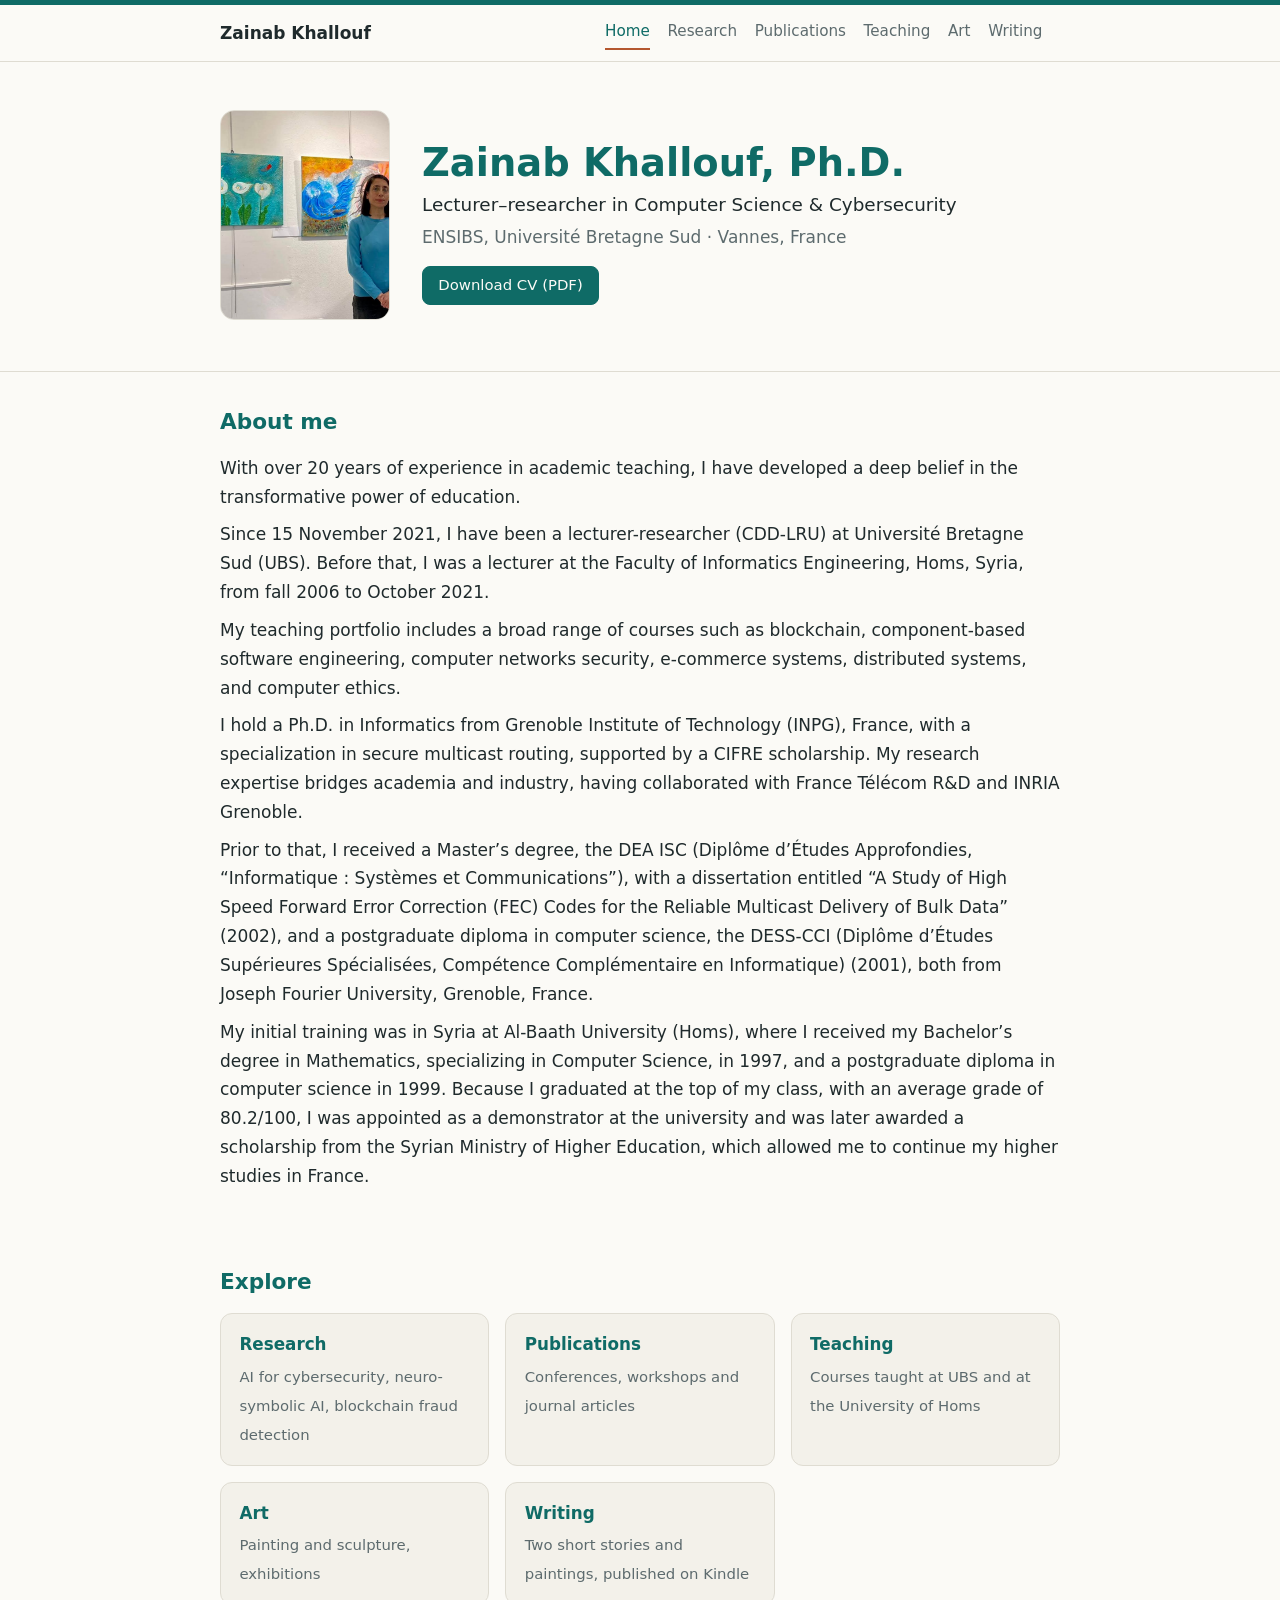
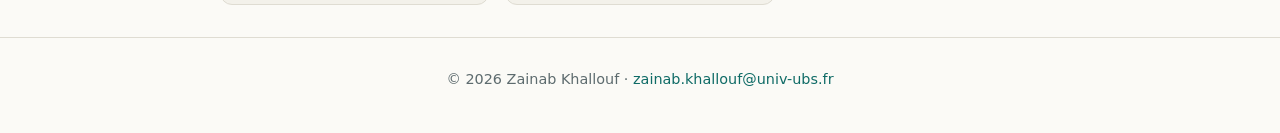
<file: index.html>
<!DOCTYPE html>
<html lang="en">
<head>
<meta charset="utf-8">
<meta name="viewport" content="width=device-width, initial-scale=1">
<title>Zainab Khallouf – Computer Science & Cybersecurity</title>
<meta name="description" content="Zainab Khallouf, Ph.D. – lecturer-researcher in computer science and cybersecurity at Université Bretagne Sud.">
<link rel="icon" href="data:image/svg+xml,&lt;svg xmlns=%27http://www.w3.org/2000/svg%27 viewBox=%270 0 64 64%27&gt;&lt;rect width=%2764%27 height=%2764%27 rx=%2714%27 fill=%27%230f6b66%27/&gt;&lt;text x=%2732%27 y=%2742%27 font-size=%2728%27 text-anchor=%27middle%27 fill=%27white%27 font-family=%27sans-serif%27 font-weight=%27bold%27&gt;ZK&lt;/text&gt;&lt;/svg&gt;">
<link rel="stylesheet" href="assets/style.css">
</head>
<body>
<header class="nav"><div class="wrap">
  <a class="brand" href="index.html">Zainab Khallouf</a>
  <nav><a href="index.html" class="active">Home</a><a href="research.html">Research</a><a href="publications.html">Publications</a><a href="teaching.html">Teaching</a><a href="art.html">Art</a><a href="writing.html">Writing</a></nav>
</div></header>
<main>
<div class="hero"><div class="wrap">
  <div class="photo-box">
    <!-- Put your photo in assets/photo.jpg (portrait, about 340x420 px). Without it, the initials show. -->
    <img src="assets/me.jpg" alt="Zainab Khallouf" onerror="this.style.display='none';this.nextElementSibling.style.display='block'">
    <span class="initials">ZK</span>
  </div>
  <div class="text">
    <h1>Zainab Khallouf, Ph.D.</h1>
    <p class="role">Lecturer–researcher in Computer Science &amp; Cybersecurity</p>
    <p class="affil">ENSIBS, Université Bretagne Sud · Vannes, France</p>
   <a class="btn primary" href="files/CV_Zainab_Khallouf_English">Download CV (PDF)</a>

  </div>
</div></div>
<div class="wrap">
<section id="about"><h2>About me</h2>
<p>With over 20 years of experience in academic teaching, I have developed a deep belief in the transformative power of education.</p><p>Since 15 November 2021, I have been a lecturer-researcher (CDD-LRU) at Université Bretagne Sud (UBS). Before that, I was a lecturer at the Faculty of Informatics Engineering, Homs, Syria, from fall 2006 to October 2021.</p><p>My teaching portfolio includes a broad range of courses such as blockchain, component-based software engineering, computer networks security, e-commerce systems, distributed systems, and computer ethics.</p><p>I hold a Ph.D. in Informatics from Grenoble Institute of Technology (INPG), France, with a specialization in secure multicast routing, supported by a CIFRE scholarship. My research expertise bridges academia and industry, having collaborated with France Télécom R&amp;D and INRIA Grenoble.</p><p>Prior to that, I received a Master’s degree, the DEA ISC (Diplôme d’Études Approfondies, “Informatique : Systèmes et Communications”), with a dissertation entitled “A Study of High Speed Forward Error Correction (FEC) Codes for the Reliable Multicast Delivery of Bulk Data” (2002), and a postgraduate diploma in computer science, the DESS-CCI (Diplôme d’Études Supérieures Spécialisées, Compétence Complémentaire en Informatique) (2001), both from Joseph Fourier University, Grenoble, France.</p><p>My initial training was in Syria at Al-Baath University (Homs), where I received my Bachelor’s degree in Mathematics, specializing in Computer Science, in 1997, and a postgraduate diploma in computer science in 1999. Because I graduated at the top of my class, with an average grade of 80.2/100, I was appointed as a demonstrator at the university and was later awarded a scholarship from the Syrian Ministry of Higher Education, which allowed me to continue my higher studies in France.</p>
</section>
<section id="explore"><h2>Explore</h2>
<div class="grid">
<a class="tile" href="research.html"><strong>Research</strong><span>AI for cybersecurity, neuro-symbolic AI, blockchain fraud detection</span></a><a class="tile" href="publications.html"><strong>Publications</strong><span>Conferences, workshops and journal articles</span></a><a class="tile" href="teaching.html"><strong>Teaching</strong><span>Courses taught at UBS and at the University of Homs</span></a><a class="tile" href="art.html"><strong>Art</strong><span>Painting and sculpture, exhibitions</span></a><a class="tile" href="writing.html"><strong>Writing</strong><span>Two short stories and paintings, published on Kindle</span></a>
</div></section>
</div>
</main>
<footer><div class="wrap">© 2026 Zainab Khallouf · <a href="mailto:zainab.khallouf@univ-ubs.fr">zainab.khallouf@univ-ubs.fr</a></div></footer>
</body>
</html>
</file>
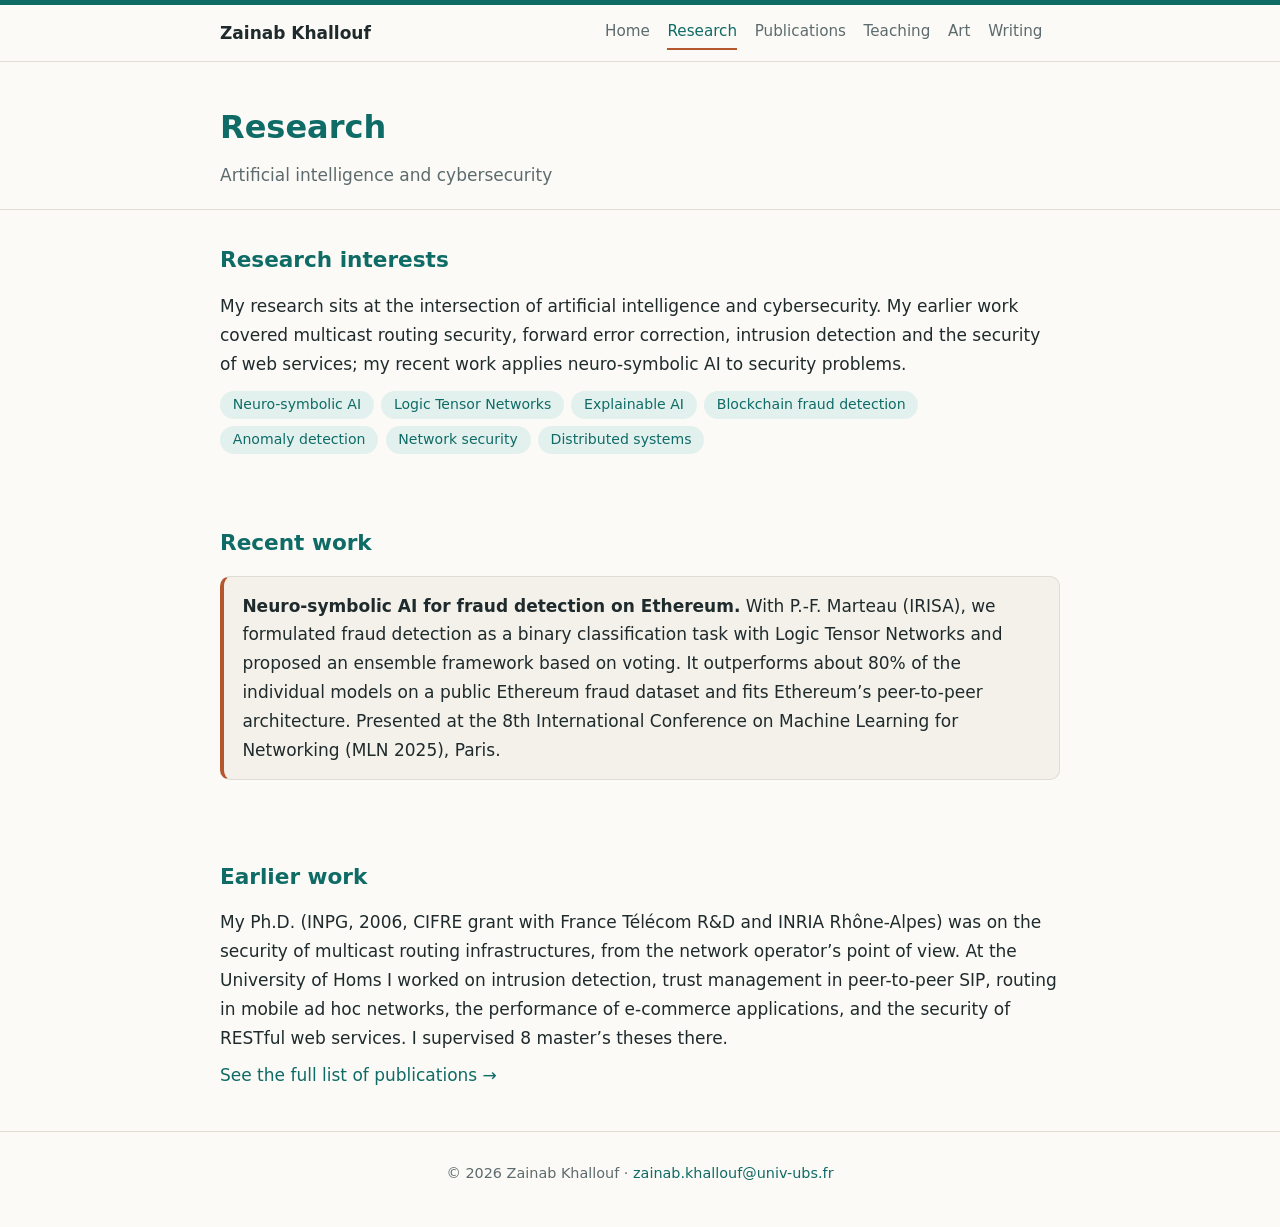
<file: research.html>
<!DOCTYPE html>
<html lang="en">
<head>
<meta charset="utf-8">
<meta name="viewport" content="width=device-width, initial-scale=1">
<title>Research – Zainab Khallouf</title>
<meta name="description" content="Research interests and recent work of Zainab Khallouf: neuro-symbolic AI for cybersecurity.">
<link rel="icon" href="data:image/svg+xml,&lt;svg xmlns=%27http://www.w3.org/2000/svg%27 viewBox=%270 0 64 64%27&gt;&lt;rect width=%2764%27 height=%2764%27 rx=%2714%27 fill=%27%230f6b66%27/&gt;&lt;text x=%2732%27 y=%2742%27 font-size=%2728%27 text-anchor=%27middle%27 fill=%27white%27 font-family=%27sans-serif%27 font-weight=%27bold%27&gt;ZK&lt;/text&gt;&lt;/svg&gt;">
<link rel="stylesheet" href="assets/style.css">
</head>
<body>
<header class="nav"><div class="wrap">
  <a class="brand" href="index.html">Zainab Khallouf</a>
  <nav><a href="index.html">Home</a><a href="research.html" class="active">Research</a><a href="publications.html">Publications</a><a href="teaching.html">Teaching</a><a href="art.html">Art</a><a href="writing.html">Writing</a></nav>
</div></header>
<main>
<div class="page-title"><div class="wrap"><h1>Research</h1><p>Artificial intelligence and cybersecurity</p></div></div><div class="wrap">
<section><h2>Research interests</h2>
<p>My research sits at the intersection of artificial intelligence and cybersecurity. My earlier work covered multicast routing security, forward error correction, intrusion detection and the security of web services; my recent work applies neuro-symbolic AI to security problems.</p>
<ul class="tags"><li>Neuro-symbolic AI</li><li>Logic Tensor Networks</li><li>Explainable AI</li><li>Blockchain fraud detection</li><li>Anomaly detection</li><li>Network security</li><li>Distributed systems</li></ul>
</section>
<section><h2>Recent work</h2>
<div class="card"><strong>Neuro-symbolic AI for fraud detection on Ethereum.</strong> With P.-F. Marteau (IRISA), we formulated fraud detection as a binary classification task with Logic Tensor Networks and proposed an ensemble framework based on voting. It outperforms about 80% of the individual models on a public Ethereum fraud dataset and fits Ethereum’s peer-to-peer architecture. Presented at the 8th International Conference on Machine Learning for Networking (MLN 2025), Paris.</div>
</section>
<section><h2>Earlier work</h2>
<p>My Ph.D. (INPG, 2006, CIFRE grant with France Télécom R&amp;D and INRIA Rhône-Alpes) was on the security of multicast routing infrastructures, from the network operator’s point of view. At the University of Homs I worked on intrusion detection, trust management in peer-to-peer SIP, routing in mobile ad hoc networks, the performance of e-commerce applications, and the security of RESTful web services. I supervised 8 master’s theses there.</p>
<p><a href="publications.html">See the full list of publications →</a></p>
</section>
</div>
</main>
<footer><div class="wrap">© 2026 Zainab Khallouf · <a href="mailto:zainab.khallouf@univ-ubs.fr">zainab.khallouf@univ-ubs.fr</a></div></footer>
</body>
</html>
</file>
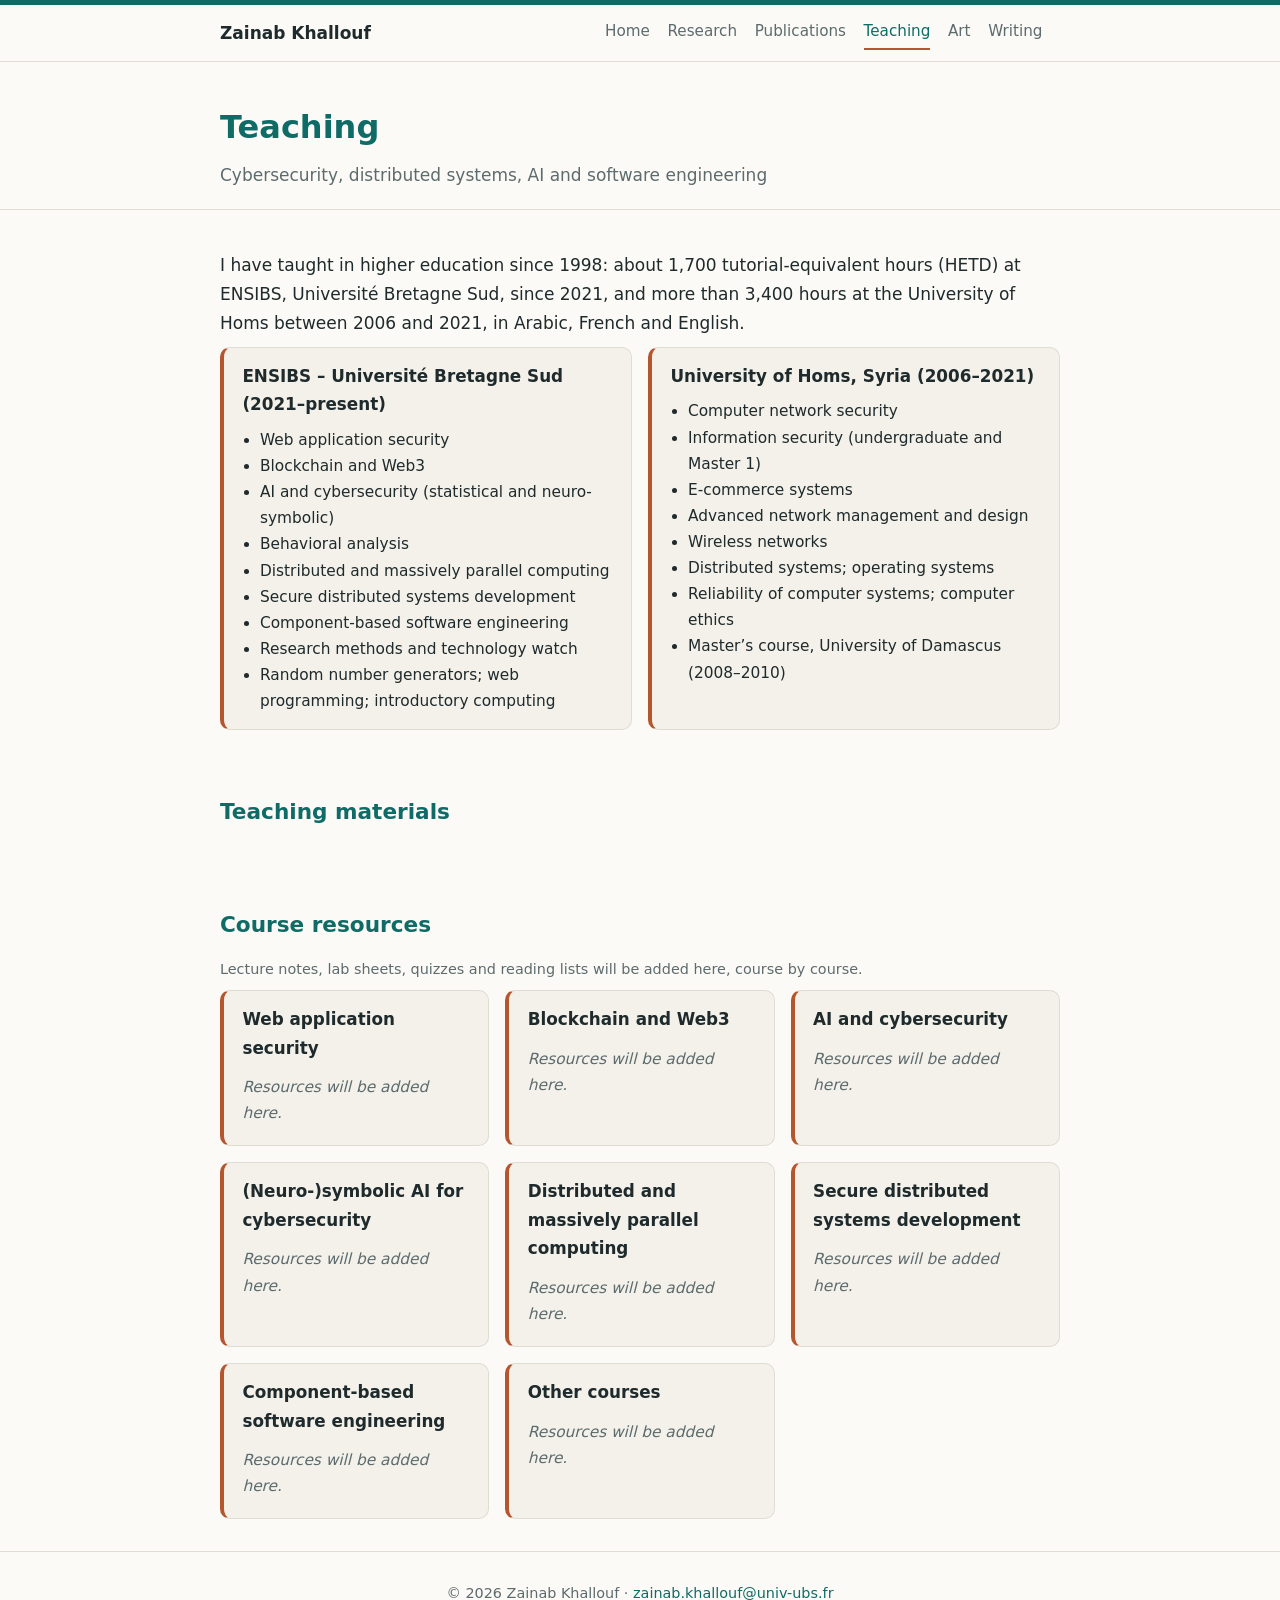
<file: teaching.html>
<!DOCTYPE html>
<html lang="en">
<head>
<meta charset="utf-8">
<meta name="viewport" content="width=device-width, initial-scale=1">
<title>Teaching – Zainab Khallouf</title>
<meta name="description" content="Courses taught by Zainab Khallouf at Université Bretagne Sud and the University of Homs.">
<link rel="icon" href="data:image/svg+xml,&lt;svg xmlns=%27http://www.w3.org/2000/svg%27 viewBox=%270 0 64 64%27&gt;&lt;rect width=%2764%27 height=%2764%27 rx=%2714%27 fill=%27%230f6b66%27/&gt;&lt;text x=%2732%27 y=%2742%27 font-size=%2728%27 text-anchor=%27middle%27 fill=%27white%27 font-family=%27sans-serif%27 font-weight=%27bold%27&gt;ZK&lt;/text&gt;&lt;/svg&gt;">
<link rel="stylesheet" href="assets/style.css">
</head>
<body>
<header class="nav"><div class="wrap">
  <a class="brand" href="index.html">Zainab Khallouf</a>
  <nav><a href="index.html">Home</a><a href="research.html">Research</a><a href="publications.html">Publications</a><a href="teaching.html" class="active">Teaching</a><a href="art.html">Art</a><a href="writing.html">Writing</a></nav>
</div></header>
<main>
<div class="page-title"><div class="wrap"><h1>Teaching</h1><p>Cybersecurity, distributed systems, AI and software engineering</p></div></div><div class="wrap">
<section><p>I have taught in higher education since 1998: about 1,700 tutorial-equivalent hours (HETD) at ENSIBS, Université Bretagne Sud, since 2021, and more than 3,400 hours at the University of Homs between 2006 and 2021, in Arabic, French and English.</p>
<div class="grid">
<div class="card"><h3>ENSIBS – Université Bretagne Sud (2021–present)</h3><ul><li>Web application security</li><li>Blockchain and Web3</li><li>AI and cybersecurity (statistical and neuro-symbolic)</li><li>Behavioral analysis</li><li>Distributed and massively parallel computing</li><li>Secure distributed systems development</li><li>Component-based software engineering</li><li>Research methods and technology watch</li><li>Random number generators; web programming; introductory computing</li></ul></div>
<div class="card"><h3>University of Homs, Syria (2006–2021)</h3><ul><li>Computer network security</li><li>Information security (undergraduate and Master 1)</li><li>E-commerce systems</li><li>Advanced network management and design</li><li>Wireless networks</li><li>Distributed systems; operating systems</li><li>Reliability of computer systems; computer ethics</li><li>Master’s course, University of Damascus (2008–2010)</li></ul></div>
</div></section>
<section><h2>Teaching materials</h2>
</section>
<section id="resources"><h2>Course resources</h2>
<p class="small">Lecture notes, lab sheets, quizzes and reading lists will be added here, course by course.</p>
<!-- HOW TO ADD A RESOURCE
     1. Upload the file to the repository in a folder named resources/ (for example resources/web-security/lab1.pdf).
     2. In the course block below, delete the line <li class="empty">...</li> and add a line like this one:
        <li><a href="resources/web-security/lab1.pdf">Lab 1 - SQL injection</a> <span class="small">PDF</span></li>
     3. For an external link, use the full address: <li><a href="https://example.com">Title</a></li>
     To add a new course block, copy one <div class="card">...</div> block. -->
<div class="grid">
<div class="card"><h3>Web application security</h3><ul class="res"><li class="empty">Resources will be added here.</li></ul></div>
<div class="card"><h3>Blockchain and Web3</h3><ul class="res"><li class="empty">Resources will be added here.</li></ul></div>
<div class="card"><h3>AI and cybersecurity</h3><ul class="res"><li class="empty">Resources will be added here.</li></ul></div>
<div class="card"><h3>(Neuro-)symbolic AI for cybersecurity</h3><ul class="res"><li class="empty">Resources will be added here.</li></ul></div>
<div class="card"><h3>Distributed and massively parallel computing</h3><ul class="res"><li class="empty">Resources will be added here.</li></ul></div>
<div class="card"><h3>Secure distributed systems development</h3><ul class="res"><li class="empty">Resources will be added here.</li></ul></div>
<div class="card"><h3>Component-based software engineering</h3><ul class="res"><li class="empty">Resources will be added here.</li></ul></div>
<div class="card"><h3>Other courses</h3><ul class="res"><li class="empty">Resources will be added here.</li></ul></div>
</div></section>
</div>
</main>
<footer><div class="wrap">© 2026 Zainab Khallouf · <a href="mailto:zainab.khallouf@univ-ubs.fr">zainab.khallouf@univ-ubs.fr</a></div></footer>
</body>
</html>
</file>
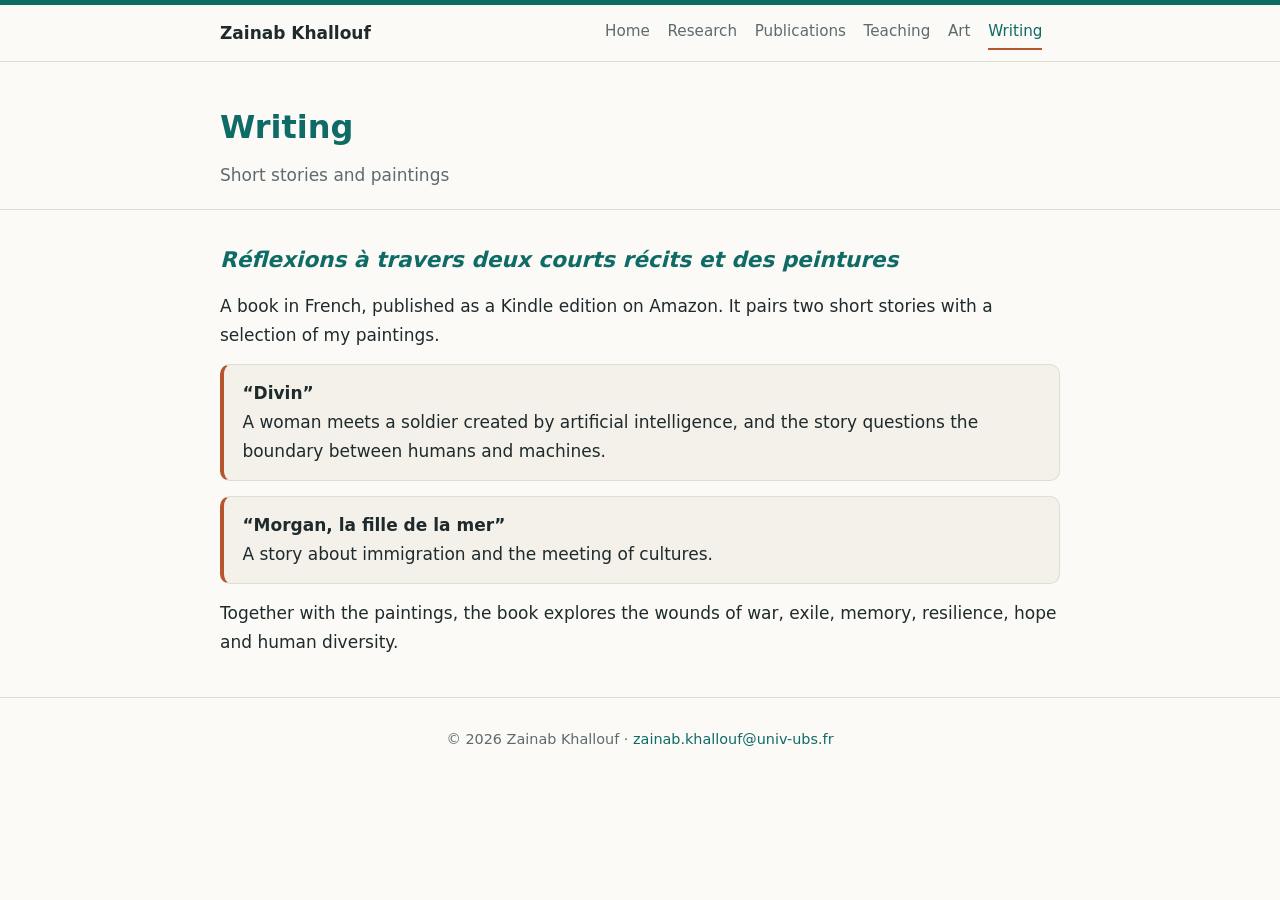
<file: writing.html>
<!DOCTYPE html>
<html lang="en">
<head>
<meta charset="utf-8">
<meta name="viewport" content="width=device-width, initial-scale=1">
<title>Writing – Zainab Khallouf</title>
<meta name="description" content="Short stories and paintings by Zainab Khallouf, published on Kindle.">
<link rel="icon" href="data:image/svg+xml,&lt;svg xmlns=%27http://www.w3.org/2000/svg%27 viewBox=%270 0 64 64%27&gt;&lt;rect width=%2764%27 height=%2764%27 rx=%2714%27 fill=%27%230f6b66%27/&gt;&lt;text x=%2732%27 y=%2742%27 font-size=%2728%27 text-anchor=%27middle%27 fill=%27white%27 font-family=%27sans-serif%27 font-weight=%27bold%27&gt;ZK&lt;/text&gt;&lt;/svg&gt;">
<link rel="stylesheet" href="assets/style.css">
</head>
<body>
<header class="nav"><div class="wrap">
  <a class="brand" href="index.html">Zainab Khallouf</a>
  <nav><a href="index.html">Home</a><a href="research.html">Research</a><a href="publications.html">Publications</a><a href="teaching.html">Teaching</a><a href="art.html">Art</a><a href="writing.html" class="active">Writing</a></nav>
</div></header>
<main>
<div class="page-title"><div class="wrap"><h1>Writing</h1><p>Short stories and paintings</p></div></div><div class="wrap">
<section><h2><em>Réflexions à travers deux courts récits et des peintures</em></h2>
<p>A book in French, published as a Kindle edition on Amazon. It pairs two short stories with a selection of my paintings.</p>
<!-- To link the book, remove the comment markers and paste your Amazon URL:
<a class="btn primary" href="https://www.amazon.fr/...">Get the book on Amazon</a> -->
<div class="card"><strong>“Divin”</strong><br>A woman meets a soldier created by artificial intelligence, and the story questions the boundary between humans and machines.</div>
<div class="card"><strong>“Morgan, la fille de la mer”</strong><br>A story about immigration and the meeting of cultures.</div>
<p>Together with the paintings, the book explores the wounds of war, exile, memory, resilience, hope and human diversity.</p>
</section>
</div>
</main>
<footer><div class="wrap">© 2026 Zainab Khallouf · <a href="mailto:zainab.khallouf@univ-ubs.fr">zainab.khallouf@univ-ubs.fr</a></div></footer>
</body>
</html>
</file>
<file: assets/style.css>
/* =====================================================================
   Zainab Khallouf -- academic site (GitHub Pages)
   CHANGE THE COLOURS HERE: edit the values in the two blocks below.
   Light mode = :root.  Dark mode = the @media block (follows the visitor's system).
   More palettes are listed in README.md.
   ===================================================================== */
:root{
  --accent:#0f6b66;        /* main colour: titles, links, buttons   */
  --accent-2:#b4572f;      /* warm second colour: small highlights  */
  --accent-soft:#e3f1ee;   /* pale tint: tags, hover, photo frame   */
  --bg:#fbfaf6;            /* page background                       */
  --card:#f3f1ea;          /* cards                                 */
  --text:#1f2a2c;          /* body text                             */
  --muted:#5d6b6e;         /* secondary text                        */
  --line:#dfdcd2;          /* thin lines                            */
}
@media (prefers-color-scheme:dark){
  :root{
    --accent:#6fd3c6; --accent-2:#e59a73; --accent-soft:#17302d;
    --bg:#111716; --card:#18211f; --text:#e7eeec; --muted:#9db0ac; --line:#2a3633;
  }
}

*{box-sizing:border-box}
html{scroll-behavior:smooth}
body{margin:0;font:17px/1.7 system-ui,-apple-system,"Segoe UI",Roboto,Helvetica,Arial,sans-serif;
     color:var(--text);background:var(--bg);border-top:5px solid var(--accent)}
a{color:var(--accent);text-decoration:none}
a:hover{text-decoration:underline}
.wrap{max-width:880px;margin:0 auto;padding:0 1.25rem}

/* Navigation */
header.nav{position:sticky;top:0;z-index:10;background:var(--bg);border-bottom:1px solid var(--line)}
header.nav .wrap{display:flex;align-items:center;justify-content:space-between;min-height:3.5rem;flex-wrap:wrap}
header.nav .brand{font-weight:700;color:var(--text);margin-right:1.5rem}
header.nav nav{display:flex;flex-wrap:wrap;font-size:.95rem}
header.nav nav a{color:var(--muted);margin-right:1.1rem;padding:.2rem 0;border-bottom:2px solid transparent}
header.nav nav a:hover{color:var(--accent);text-decoration:none}
header.nav nav a.active{color:var(--accent);border-bottom-color:var(--accent-2)}

/* Home hero */
.hero{padding:3rem 0 2.2rem;border-bottom:1px solid var(--line)}
.hero .wrap{display:flex;align-items:center;flex-wrap:wrap}
.hero .photo-box{margin-right:2rem;margin-bottom:1rem}
.hero .text{flex:1 1 340px}
.hero h1{margin:0 0 .2rem;font-size:2.4rem;line-height:1.15;color:var(--accent)}
.hero .role{margin:.2rem 0;font-size:1.15rem}
.hero .affil{margin:0;color:var(--muted)}
.photo-box{width:170px;height:210px;flex:0 0 auto;border-radius:14px;overflow:hidden;
           background:var(--accent-soft);border:1px solid var(--line);display:flex;align-items:center;justify-content:center}
.photo-box img{width:100%;height:100%;object-fit:cover;display:block}
.photo-box .initials{display:none;font-size:3rem;font-weight:700;color:var(--accent)}

.btn{display:inline-block;border:1px solid var(--accent);border-radius:8px;padding:.35rem .95rem;font-size:.93rem;margin:.9rem .6rem 0 0}
.btn.primary{background:var(--accent);color:var(--bg)}
.btn:hover{text-decoration:none;background:var(--accent-soft)}
.btn.primary:hover{opacity:.9;background:var(--accent)}

/* Page title (inner pages) */
.page-title{padding:2.4rem 0 1.2rem;border-bottom:1px solid var(--line)}
.page-title h1{margin:0;font-size:2rem;color:var(--accent)}
.page-title p{margin:.4rem 0 0;color:var(--muted)}

/* Sections */
section{padding:2rem 0}
h2{margin:0 0 .8rem;font-size:1.35rem;color:var(--accent)}
h3{margin:1.4rem 0 .5rem;font-size:1.05rem}
p{margin:.55rem 0}
.tags{display:flex;flex-wrap:wrap;margin:.8rem 0 0;padding:0;list-style:none}
.tags li{margin:0 .45rem .45rem 0;background:var(--accent-soft);color:var(--accent);border-radius:999px;padding:.12rem .8rem;font-size:.88rem}
.card{background:var(--card);border:1px solid var(--line);border-left:4px solid var(--accent-2);border-radius:10px;padding:.9rem 1.15rem;margin:.9rem 0}
.small{font-size:.9rem;color:var(--muted)}

/* Home: links to the other pages */
.grid{display:grid;grid-template-columns:repeat(auto-fit,minmax(250px,1fr));grid-gap:1rem}
.tile{display:block;background:var(--card);border:1px solid var(--line);border-radius:12px;padding:1rem 1.15rem;color:var(--text)}
.tile:hover{text-decoration:none;border-color:var(--accent)}
.tile strong{display:block;color:var(--accent);font-size:1.05rem;margin-bottom:.2rem}
.tile span{color:var(--muted);font-size:.93rem}
.grid .card{margin:0}
.grid h3{margin-top:0}
.grid ul{margin:.3rem 0 0;padding-left:1.1rem;font-size:.96rem}

/* Publications */
ol.pubs{list-style:none;margin:0;padding:0}
ol.pubs li{padding:.75rem 0;border-bottom:1px dashed var(--line)}
ol.pubs .kind{display:inline-block;font-size:.72rem;text-transform:uppercase;letter-spacing:.05em;
              background:var(--accent-soft);color:var(--accent);border-radius:4px;padding:.05rem .45rem;margin-right:.45rem}
ol.pubs .venue{color:var(--muted);font-size:.95rem}

/* Course resources */
ul.res{list-style:none;margin:.3rem 0 0;padding:0;font-size:.96rem}
ul.res li{padding:.25rem 0;border-bottom:1px dashed var(--line)}
ul.res li:last-child{border-bottom:0}
ul.res li.empty{color:var(--muted);font-style:italic}

/* Art gallery */
.works{display:grid;grid-template-columns:repeat(auto-fit,minmax(250px,1fr));grid-gap:1.2rem}
.work{margin:0;background:var(--card);border:1px solid var(--line);border-radius:12px;overflow:hidden}
.work .ph img{width:100%;display:block}
.work figcaption{padding:.8rem 1rem}
.work figcaption strong{display:block}
.work figcaption span{color:var(--muted);font-size:.92rem}

footer{padding:1.8rem 0 2.6rem;color:var(--muted);font-size:.9rem;text-align:center;border-top:1px solid var(--line)}
</file>
